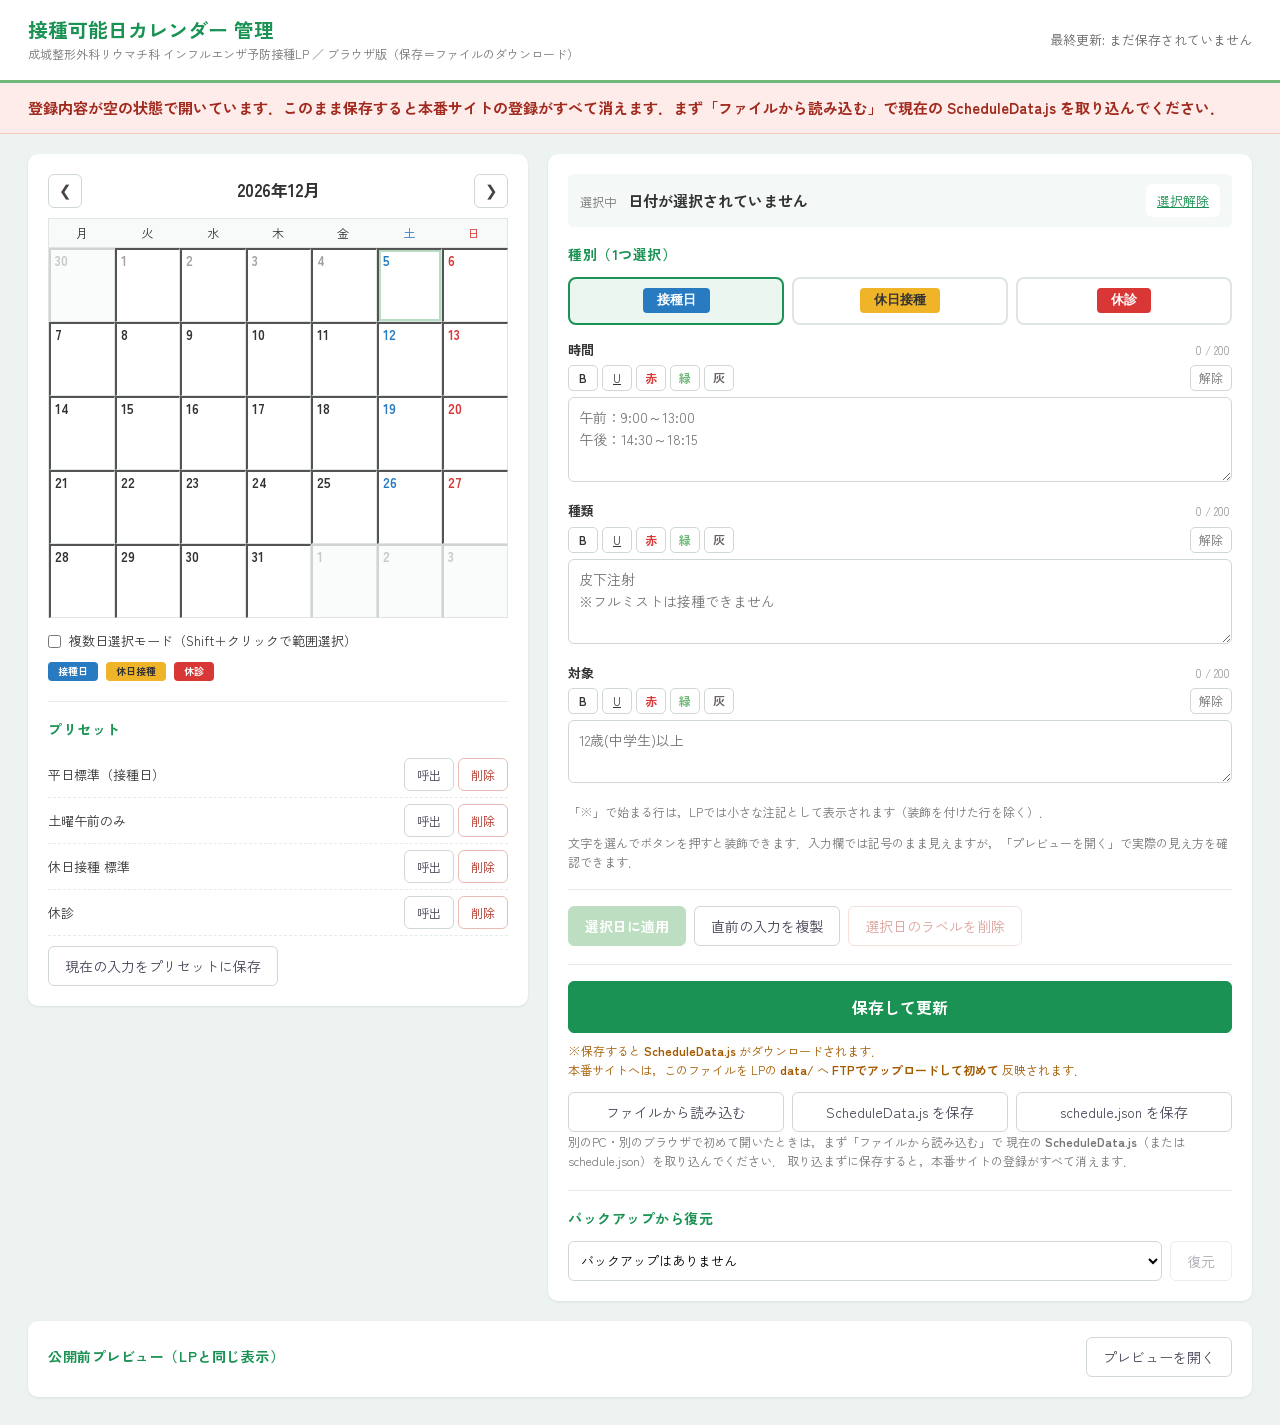
<file: calendar-demo/index.html>
<!doctype html>
<html lang="ja">
<head>
<meta charset="UTF-8">
<meta name="viewport" content="width=device-width, initial-scale=1">
<title>接種可能日カレンダー 管理</title>
<!-- アイコンをインラインで持たせ，favicon.ico の404が毎回コンソールに出るのを防ぐ．
     本物のエラーが警告の中に埋もれないようにするため． -->
<link rel="icon" href="data:image/svg+xml,<svg xmlns='http://www.w3.org/2000/svg' viewBox='0 0 32 32'><rect width='32' height='32' rx='7' fill='%23199253'/><rect x='7' y='9' width='18' height='15' rx='2' fill='%23fff'/><rect x='7' y='9' width='18' height='4' rx='2' fill='%2370b879'/><rect x='10' y='16' width='5' height='3' rx='1' fill='%23287bc1'/><rect x='17' y='16' width='5' height='3' rx='1' fill='%23d93636'/></svg>">
<link rel="preconnect" href="https://fonts.googleapis.com">
<link rel="preconnect" href="https://fonts.gstatic.com" crossorigin>
<link href="https://fonts.googleapis.com/css2?family=Zen+Kaku+Gothic+New:wght@400;500;700&display=swap" rel="stylesheet">
<link rel="stylesheet" href="Assets/Admin.css">
</head>
<body>

<header class="app-header">
  <div class="app-header__title">
    <h1>接種可能日カレンダー 管理</h1>
    <!-- 院内PCの管理サーバ版（http://127.0.0.1:8085/）と見分けが付くよう明記する．
         両方を行き来すると内容が食い違うため，どちらを開いているかは常に分かるようにしておく． -->
    <p class="app-header__sub">成城整形外科リウマチ科 インフルエンザ予防接種LP ／ ブラウザ版（保存＝ファイルのダウンロード）</p>
  </div>
  <div class="app-header__meta">
    <span id="last-updated" class="meta-item">最終更新: —</span>
    <span id="dirty-mark" class="meta-item meta-item--dirty" hidden>未保存の変更があります</span>
  </div>
</header>

<!-- 共有フォルダ切断や競合など，操作を止めるべき事態を知らせる帯 -->
<div id="banner" class="banner" hidden></div>

<main class="layout">

  <!-- ================= 左ペイン：カレンダー ================= -->
  <section class="pane">
    <div class="cal-nav">
      <button type="button" id="prev-month" class="cal-nav__btn" aria-label="前の月">&#10094;</button>
      <div id="cal-title" class="cal-nav__title">—</div>
      <button type="button" id="next-month" class="cal-nav__btn" aria-label="次の月">&#10095;</button>
    </div>

    <div class="cal-week">
      <div>月</div><div>火</div><div>水</div><div>木</div><div>金</div>
      <div class="sat">土</div><div class="sun">日</div>
    </div>
    <div id="cal-grid" class="cal-grid"></div>

    <label class="toggle">
      <input type="checkbox" id="multi-mode">
      <span>複数日選択モード（Shift＋クリックで範囲選択）</span>
    </label>

    <div class="legend">
      <span class="chip chip--vaccination">接種日</span>
      <span class="chip chip--holiday">休日接種</span>
      <span class="chip chip--closed">休診</span>
    </div>

    <div class="presets">
      <h2 class="pane__heading">プリセット</h2>
      <ul id="preset-list" class="preset-list"></ul>
      <button type="button" id="preset-save" class="btn btn--ghost">現在の入力をプリセットに保存</button>
    </div>
  </section>

  <!-- ================= 右ペイン：編集 ================= -->
  <section class="pane">
    <div class="selection">
      <div>
        <span class="selection__label">選択中</span>
        <span id="selection-text" class="selection__text">日付が選択されていません</span>
      </div>
      <button type="button" id="clear-selection" class="btn btn--text">選択解除</button>
    </div>

    <h2 class="pane__heading">種別（1つ選択）</h2>
    <div class="type-buttons" role="group" aria-label="ラベル種別">
      <button type="button" class="type-btn" data-type="vaccination">
        <span class="chip chip--vaccination">接種日</span>
      </button>
      <button type="button" class="type-btn" data-type="holiday_vaccination">
        <span class="chip chip--holiday">休日接種</span>
      </button>
      <button type="button" class="type-btn" data-type="closed">
        <span class="chip chip--closed">休診</span>
      </button>
    </div>

    <p id="closed-note" class="note note--info" hidden>
      休診は詳細を入力しなくても保存できます．入力した場合は，休診ラベルを押すと詳細のポップアップが開きます．
    </p>

    <div id="detail-fields" class="fields">
      <div class="field">
        <label for="input-time">時間</label>
        <textarea id="input-time" rows="3" maxlength="800" placeholder="午前：9:00～13:00&#10;午後：14:30～18:15"></textarea>
        <span class="counter" id="counter-time">0 / 200</span>
      </div>
      <div class="field">
        <label for="input-kind">種類</label>
        <textarea id="input-kind" rows="3" maxlength="800" placeholder="皮下注射&#10;※フルミストは接種できません"></textarea>
        <span class="counter" id="counter-kind">0 / 200</span>
      </div>
      <div class="field">
        <label for="input-target">対象</label>
        <textarea id="input-target" rows="2" maxlength="800" placeholder="12歳(中学生)以上"></textarea>
        <span class="counter" id="counter-target">0 / 200</span>
      </div>
      <p class="note">「※」で始まる行は，LPでは小さな注記として表示されます（装飾を付けた行を除く）．</p>
      <p class="note">文字を選んでボタンを押すと装飾できます．入力欄では記号のまま見えますが，「プレビューを開く」で実際の見え方を確認できます．</p>
    </div>

    <div class="editor-actions">
      <button type="button" id="apply" class="btn btn--primary">選択日に適用</button>
      <button type="button" id="duplicate" class="btn btn--ghost">直前の入力を複製</button>
      <button type="button" id="remove" class="btn btn--danger-ghost">選択日のラベルを削除</button>
    </div>

    <div class="save-area">
      <button type="button" id="save" class="btn btn--save">保存して更新</button>
      <p class="note note--strong">※保存すると <strong>ScheduleData.js</strong> がダウンロードされます．<br>
        本番サイトへは，このファイルを LPの <strong>data/</strong> へ <strong>FTPでアップロードして初めて</strong> 反映されます．</p>

      <!-- ボタンを分けてあるのは «1回の操作につきダウンロードは1ファイル» を守るため．
           2ファイルまとめて落とすと，ブラウザが複数ダウンロードの許可を尋ね，
           拒否されると以後このサイトのダウンロードが無言で捨てられる． -->
      <div class="data-actions">
        <button type="button" id="import" class="btn btn--ghost">ファイルから読み込む</button>
        <button type="button" id="download-publish" class="btn btn--ghost">ScheduleData.js を保存</button>
        <button type="button" id="download-json" class="btn btn--ghost">schedule.json を保存</button>
      </div>
      <!-- 見た目を揃えるため，本物のファイル選択欄は隠して上のボタンから開く -->
      <input type="file" id="import-file" accept=".js,.json,application/json,text/javascript" hidden>

      <p class="note">別のPC・別のブラウザで初めて開いたときは，まず「ファイルから読み込む」で
        現在の <strong>ScheduleData.js</strong>（または schedule.json）を取り込んでください．
        取り込まずに保存すると，本番サイトの登録がすべて消えます．</p>
    </div>

    <div class="backups">
      <h2 class="pane__heading">バックアップから復元</h2>
      <div class="backups__row">
        <select id="backup-select" class="select"></select>
        <button type="button" id="restore" class="btn btn--ghost">復元</button>
      </div>
    </div>
  </section>
</main>

<!-- ================= プレビュー ================= -->
<section class="preview">
  <div class="preview__head">
    <h2 class="pane__heading">公開前プレビュー（LPと同じ表示）</h2>
    <button type="button" id="preview-toggle" class="btn btn--ghost">プレビューを開く</button>
  </div>
  <div id="preview-body" class="preview__body" hidden>
    <!-- src はプレビューを開いたときに JS が設定する．
         iframe はページ解析の時点で読み込みが始まるため，ここに src を書くと
         末尾の Admin.js より先に走り，編集中データを受け取れないまま起動してしまう． -->
    <iframe id="preview-frame" class="preview__frame" title="LPプレビュー"></iframe>
    <p class="note">保存前の内容がそのまま表示されます．ラベルを押すとポップアップも確認できます．</p>
  </div>
</section>

<!-- 確認ダイアログ -->
<div id="dialog" class="dialog" hidden>
  <div class="dialog__backdrop"></div>
  <div class="dialog__card" role="dialog" aria-modal="true" aria-labelledby="dialog-title">
    <h3 id="dialog-title" class="dialog__title"></h3>
    <div id="dialog-body" class="dialog__body"></div>
    <div class="dialog__actions">
      <button type="button" id="dialog-cancel" class="btn btn--ghost">キャンセル</button>
      <button type="button" id="dialog-ok" class="btn btn--primary">実行</button>
    </div>
  </div>
</div>

<!-- 保存結果などの通知 -->
<div id="toast" class="toast" hidden></div>

<!-- 読み込む順番に意味がある．
     AppConfig.js / DefaultPresets.js  … 設定と初期値をグローバルに置く
     LocalApi.js                        … その設定を見てブラウザ内APIを組み立てる
     Admin.js                           … 最後に画面を起動する
     JSON ではなく JS で設定を持つのは，file:// で開いた検証時に
     fetch が CORS で失敗するのに対し <script> なら必ず読めるため． -->
<script src="Assets/AppConfig.js"></script>
<script src="Assets/DefaultPresets.js"></script>
<script src="Assets/LocalApi.js"></script>
<script src="Assets/Admin.js"></script>
</body>
</html>
</file>
<file: calendar-demo/Assets/Admin.css>
/* =========================================================
   接種可能日カレンダー 管理画面
   配色はLP本体に合わせる（見出し緑 #199253／主ボタン緑 #70b879／
   背景 #edf3f1／破壊的操作 #d93636／土 #287bc1／日祝 #d93636）
========================================================= */

*,
::before,
::after {
	margin: 0;
	padding: 0;
	box-sizing: border-box;
}

/* hidden 属性を常に効かせる．
   author 側で display を指定した要素は，UAスタイルシートの
   [hidden]{display:none} に勝ってしまい «消したはずが見えている» 事故になる． */
[hidden] {
	display: none !important;
}

body {
	background: #edf3f1;
	color: #333;
	font-family: "Zen Kaku Gothic New", "Yu Gothic UI", "Meiryo", sans-serif;
	font-size: 15px;
	line-height: 1.7;
}

/* =========================
   ヘッダ
========================= */
.app-header {
	display: flex;
	align-items: center;
	justify-content: space-between;
	gap: 24px;
	padding: 16px 28px;
	background: #fff;
	border-bottom: 3px solid #70b879;
}
.app-header h1 {
	color: #199253;
	font-size: 20px;
	line-height: 1.4;
}
.app-header__sub {
	color: #777;
	font-size: 12px;
}
.app-header__meta {
	display: flex;
	align-items: center;
	gap: 16px;
	font-size: 13px;
}
.meta-item {
	color: #666;
}
/* 未保存の状態は色と点で目立たせる */
.meta-item--dirty {
	display: inline-flex;
	align-items: center;
	gap: 6px;
	color: #c26a00;
	font-weight: 700;
}
.meta-item--dirty::before {
	content: "";
	width: 8px;
	height: 8px;
	border-radius: 50%;
	background: #f0b429;
}

/* =========================
   警告帯
========================= */
.banner {
	padding: 12px 28px;
	background: #fdecea;
	border-bottom: 1px solid #f5c6c0;
	color: #a12a1e;
	font-weight: 700;
}
.banner[hidden] {
	display: none;
}

/* =========================
   2ペインのレイアウト
========================= */
/* 左ペインは «7列 × マス幅» が収まる幅を確保する．
   これより狭いとカレンダーがペインからはみ出す． */
.layout {
	display: grid;
	grid-template-columns: minmax(420px, 500px) minmax(380px, 1fr);
	gap: 20px;
	align-items: start;
	padding: 20px 28px;
}
@media (max-width: 900px) {
	.layout {
		grid-template-columns: 1fr;
	}
}

.pane {
	padding: 20px;
	background: #fff;
	border-radius: 10px;
	box-shadow: 0 1px 3px rgba(0, 0, 0, .08);
}
.pane__heading {
	margin-bottom: 10px;
	color: #199253;
	font-size: 14px;
	font-weight: 700;
	letter-spacing: .04em;
}

/* =========================
   カレンダー
========================= */
.cal-nav {
	display: flex;
	align-items: center;
	justify-content: space-between;
	margin-bottom: 10px;
}
.cal-nav__title {
	font-size: 17px;
	font-weight: 700;
}
.cal-nav__btn {
	width: 34px;
	height: 34px;
	border: 1px solid #cfd8d4;
	border-radius: 6px;
	background: #fff;
	color: #444;
	font-size: 15px;
	cursor: pointer;
}
.cal-nav__btn:hover:not(:disabled) {
	background: #f2f7f5;
}
.cal-nav__btn:disabled {
	opacity: .3;
	cursor: default;
}

/* 曜日見出しと日付マスは同じ列定義を使う．
   `1fr` は `minmax(auto, 1fr)` の略で，中身（ラベルの文字）より狭くできない．
   見出し側は文字が短く縮むのにマス側は縮まないため，そのままでは列がズレて
   最終列がカードの外へはみ出す．`minmax(0, 1fr)` にして両者を必ず一致させる． */
.cal-week {
	display: grid;
	grid-template-columns: repeat(7, minmax(0, 1fr));
	border: 1px solid #dfe5e3;
	border-bottom: none;
	background: #f7faf9;
	font-size: 12px;
	text-align: center;
}
.cal-week > div {
	padding: 4px 0;
}
.cal-week .sat { color: #287bc1; }
.cal-week .sun { color: #d93636; }

.cal-grid {
	display: grid;
	grid-template-columns: repeat(7, minmax(0, 1fr));
	border-left: 1px solid #dfe5e3;
	border-top: 1px solid #dfe5e3;
}

/* 1日ぶんのマス */
.cell {
	display: flex;
	flex-direction: column;
	min-height: 74px;
	padding: 4px;
	border-right: 1px solid #dfe5e3;
	border-bottom: 1px solid #dfe5e3;
	background: #fff;
	cursor: pointer;
	text-align: left;
	font: inherit;
	color: inherit;
}
.cell:hover {
	background: #f5faf7;
}
.cell__date {
	font-size: 13px;
	font-weight: 700;
	line-height: 1;
}
.cell--sat .cell__date { color: #287bc1; }
.cell--sun .cell__date { color: #d93636; }
.cell--other {
	background: #fafbfb;
	cursor: default;
}
.cell--other .cell__date { color: #c3cbc8; }
/* 過去日は薄く見せて «今から先の入力» に目を向けさせる */
.cell--past .cell__date { opacity: .45; }
.cell--today {
	box-shadow: inset 0 0 0 2px #b7dcc4;
}
/* 選択中は緑の枠で明示する */
.cell--selected {
	background: #eaf6ef;
	box-shadow: inset 0 0 0 2px #70b879;
}
.cell__labels {
	margin-top: auto;
	display: flex;
	flex-direction: column;
	gap: 2px;
	padding-top: 3px;
}

/* ラベルの見た目はLP本体と同じ色にする */
.chip {
	display: block;
	padding: 1px 4px 2px;
	border-radius: 4px;
	font-size: 10px;
	font-weight: 700;
	line-height: 1.4;
	text-align: center;
	white-space: nowrap;
	/* 列が狭くなっても «はみ出す» のではなく «省略される» ようにする */
	overflow: hidden;
	text-overflow: ellipsis;
}
.chip--vaccination { background: #287bc1; color: #fff; }
.chip--holiday     { background: #f0b429; color: #333; }
.chip--closed      { background: #d93636; color: #fff; }

.toggle {
	display: flex;
	align-items: center;
	gap: 8px;
	margin-top: 12px;
	font-size: 13px;
	cursor: pointer;
}
.legend {
	display: flex;
	gap: 8px;
	margin-top: 10px;
}
.legend .chip {
	display: inline-block;
	padding: 2px 10px 3px;
}

/* =========================
   プリセット
========================= */
.presets {
	margin-top: 20px;
	padding-top: 16px;
	border-top: 1px solid #e6ebe9;
}
.preset-list {
	list-style: none;
	margin-bottom: 10px;
}
.preset-list li {
	display: flex;
	align-items: center;
	justify-content: space-between;
	gap: 10px;
	padding: 6px 0;
	border-bottom: 1px dashed #e6ebe9;
	font-size: 13px;
}
.preset-list__actions {
	display: flex;
	gap: 4px;
	flex-shrink: 0;
}

/* =========================
   編集パネル
========================= */
.selection {
	display: flex;
	align-items: center;
	justify-content: space-between;
	gap: 12px;
	margin-bottom: 16px;
	padding: 10px 12px;
	background: #f4f8f6;
	border-radius: 6px;
}
.selection__label {
	margin-right: 8px;
	color: #777;
	font-size: 12px;
}
.selection__text {
	font-weight: 700;
}

.type-buttons {
	display: grid;
	grid-template-columns: repeat(3, 1fr);
	gap: 8px;
	margin-bottom: 14px;
}
.type-btn {
	display: flex;
	align-items: center;
	justify-content: center;
	height: 48px;
	border: 2px solid #dfe5e3;
	border-radius: 8px;
	background: #fff;
	cursor: pointer;
}
.type-btn:hover {
	border-color: #b9ccc3;
}
/* 選択中の種別 */
.type-btn.is-active {
	border-color: #199253;
	background: #eaf6ef;
}
.type-btn .chip {
	display: inline-block;
	padding: 3px 14px 4px;
	font-size: 13px;
}

.fields {
	display: flex;
	flex-direction: column;
	gap: 12px;
}
/* 休診を選んだときは «任意入力» であることを見た目で示す */
.fields.is-optional {
	opacity: .72;
}
.field {
	position: relative;
}
.field label {
	display: block;
	margin-bottom: 4px;
	font-size: 13px;
	font-weight: 700;
}
.field textarea {
	width: 100%;
	padding: 8px 10px;
	border: 1px solid #cfd8d4;
	border-radius: 6px;
	background: #fff;
	color: #333;
	font-family: inherit;
	font-size: 14px;
	line-height: 1.6;
	resize: vertical;
}
.field textarea:focus {
	outline: 2px solid #70b879;
	outline-offset: -1px;
}
.counter {
	position: absolute;
	right: 2px;
	top: 2px;
	color: #999;
	font-size: 11px;
}
.counter.is-over {
	color: #d93636;
	font-weight: 700;
}

/* =========================
   文字装飾のツールバー
   入力欄の直上に置く．カウンタは .field 基準の絶対配置で
   ラベル行の右に浮いているため，ここに差し込んでも重ならない．
========================= */
.deco-toolbar {
	display: flex;
	flex-wrap: wrap;
	gap: 4px;
	margin-bottom: 6px;
}
.deco-btn {
	min-width: 30px;
	height: 26px;
	padding: 0 8px;
	border: 1px solid #cfd8d4;
	border-radius: 5px;
	background: #fff;
	color: #333;
	font-family: inherit;
	font-size: 12px;
	line-height: 1;
	cursor: pointer;
	transition: background-color .15s ease-out, border-color .15s ease-out;
}
.deco-btn:hover {
	background: #f0f5f2;
	border-color: #70b879;
}
.deco-btn:active {
	background: #e3ece7;
}
.deco-btn:focus-visible {
	outline: 2px solid #70b879;
	outline-offset: 1px;
}

/* ボタンの見た目そのものを «押した結果» にする．
   説明を読まなくても何が起きるか分かるようにするため，
   色はLP側（style.css の .is-red / .is-green / .is-gray）と揃える． */
.deco-btn--bold {
	font-weight: 700;
}
.deco-btn--underline {
	text-decoration: underline;
}
.deco-btn--red {
	color: #d93636;
	font-weight: 700;
}
.deco-btn--green {
	color: #70b879;
	font-weight: 700;
}
.deco-btn--gray {
	color: #666;
	font-weight: 700;
}

/* 解除は «付ける» ボタンと役割が逆なので，右端へ離して控えめに置く */
.deco-btn--clear {
	margin-left: auto;
	color: #777;
}

.note {
	color: #777;
	font-size: 12px;
	line-height: 1.6;
}
.note--info {
	margin: 10px 0;
	padding: 8px 10px;
	background: #fff8e6;
	border-left: 3px solid #f0b429;
	color: #8a6100;
}
.note--strong {
	margin-top: 8px;
	color: #a35b00;
}

.editor-actions {
	display: flex;
	flex-wrap: wrap;
	gap: 8px;
	margin-top: 18px;
	padding-top: 16px;
	border-top: 1px solid #e6ebe9;
}
.save-area {
	margin-top: 18px;
	padding-top: 16px;
	border-top: 1px solid #e6ebe9;
}
.backups {
	margin-top: 20px;
	padding-top: 16px;
	border-top: 1px solid #e6ebe9;
}
.backups__row {
	display: flex;
	gap: 8px;
}
.select {
	flex: 1;
	min-width: 0;
	padding: 7px 8px;
	border: 1px solid #cfd8d4;
	border-radius: 6px;
	background: #fff;
	font-family: inherit;
	font-size: 13px;
}

/* =========================
   ボタン
========================= */
.btn {
	padding: 9px 16px;
	border: 1px solid transparent;
	border-radius: 6px;
	background: #fff;
	color: #333;
	font-family: inherit;
	font-size: 14px;
	cursor: pointer;
	transition: background .15s, border-color .15s, color .15s;
}
.btn:disabled {
	opacity: .45;
	cursor: default;
}
.btn--primary {
	background: #70b879;
	border-color: #70b879;
	color: #fff;
	font-weight: 700;
}
.btn--primary:hover:not(:disabled) {
	background: #5da566;
	border-color: #5da566;
}
.btn--save {
	width: 100%;
	padding: 13px 16px;
	background: #199253;
	border-color: #199253;
	color: #fff;
	font-size: 16px;
	font-weight: 700;
}
.btn--save:hover:not(:disabled) {
	background: #147a45;
}
.btn--ghost {
	border-color: #cfd8d4;
	color: #445;
}
.btn--ghost:hover:not(:disabled) {
	background: #f2f7f5;
}
.btn--danger-ghost {
	border-color: #eabbb5;
	color: #b3372a;
}
.btn--danger-ghost:hover:not(:disabled) {
	background: #fdecea;
}
.btn--danger {
	background: #d93636;
	border-color: #d93636;
	color: #fff;
	font-weight: 700;
}
/* 押しやすさのため，小さいボタンでも高さ32pxを下回らないようにする */
.btn--text {
	padding: 6px 10px;
	color: #199253;
	font-size: 13px;
	text-decoration: underline;
}
.btn--small {
	padding: 7px 12px;
	font-size: 12px;
}

/* =========================
   プレビュー
========================= */
.preview {
	margin: 0 28px 28px;
	padding: 16px 20px 20px;
	background: #fff;
	border-radius: 10px;
	box-shadow: 0 1px 3px rgba(0, 0, 0, .08);
}
.preview__head {
	display: flex;
	align-items: center;
	justify-content: space-between;
	gap: 16px;
}
.preview__head .pane__heading {
	margin-bottom: 0;
}
.preview__body {
	margin-top: 14px;
}
.preview__frame {
	width: 100%;
	max-width: 480px;
	height: 620px;
	border: 1px solid #dfe5e3;
	border-radius: 8px;
	background: #fff;
}

/* =========================
   確認ダイアログ
========================= */
.dialog {
	position: fixed;
	inset: 0;
	z-index: 100;
}
.dialog[hidden] {
	display: none;
}
.dialog__backdrop {
	position: absolute;
	inset: 0;
	background: rgba(0, 0, 0, .4);
}
.dialog__card {
	position: absolute;
	top: 50%;
	left: 50%;
	transform: translate(-50%, -50%);
	width: min(460px, calc(100vw - 40px));
	max-height: min(88vh, 640px);
	display: flex;
	flex-direction: column;
	padding: 22px 24px 18px;
	border-radius: 10px;
	background: #fff;
	box-shadow: 0 12px 34px rgba(0, 0, 0, .3);
}
.dialog__title {
	margin-bottom: 10px;
	color: #199253;
	font-size: 17px;
}
.dialog__body {
	overflow-y: auto;
	font-size: 14px;
}

/* 日付の一覧は «枠のあるスクロール箱» にする．
   本文ごと伸ばすとカードが画面高を超え，内容が黙って切れて見える． */
.dialog__body ul {
	max-height: 34vh;
	margin: 8px 0 0;
	padding: 8px 10px 8px 30px;
	overflow-y: auto;
	border: 1px solid #e6ebe9;
	border-radius: 6px;
	background: #fafbfb;
}
/* 入力を伴うダイアログ（プリセット名など） */
.dialog__field {
	display: block;
}
.dialog__field span {
	display: block;
	margin-bottom: 6px;
	font-size: 13px;
	font-weight: 700;
}
.dialog__input {
	width: 100%;
	padding: 9px 10px;
	border: 1px solid #cfd8d4;
	border-radius: 6px;
	background: #fff;
	color: #333;
	font-family: inherit;
	font-size: 14px;
}
.dialog__input:focus {
	outline: 2px solid #70b879;
	outline-offset: -1px;
}

.dialog__body .warn {
	margin-top: 10px;
	padding: 8px 10px;
	background: #fff8e6;
	border-left: 3px solid #f0b429;
	color: #8a6100;
}
.dialog__actions {
	display: flex;
	justify-content: flex-end;
	gap: 8px;
	margin-top: 18px;
	/* 本文がスクロールしてもボタンは必ず見えるようにする */
	flex-shrink: 0;
}

/* 画面が低いノートPC・高い表示スケールでも収まるよう余白を詰める */
@media (max-height: 620px) {
	.dialog__card {
		padding: 16px 18px 14px;
	}
	.dialog__title {
		margin-bottom: 8px;
		font-size: 16px;
	}
	.dialog__body ul {
		max-height: 28vh;
	}
	.dialog__actions {
		margin-top: 12px;
	}
}

/* =========================
   トースト通知
========================= */
.toast {
	position: fixed;
	left: 50%;
	bottom: 28px;
	transform: translateX(-50%);
	z-index: 200;
	padding: 12px 22px;
	border-radius: 8px;
	background: #199253;
	color: #fff;
	font-weight: 700;
	box-shadow: 0 6px 18px rgba(0, 0, 0, .25);
}
.toast[hidden] {
	display: none;
}
.toast--error {
	background: #d93636;
}

/* =========================================================
   静的版（GitHub Pages）で追加した操作の並び

   「ファイルから読み込む」「もう一度ダウンロード」の2つ．
   保存ボタンと同じ枠（.save-area）の中に置き，
   «公開までの一連の作業» が1か所にまとまって見えるようにしている．
========================================================= */
.data-actions {
	display: flex;
	flex-wrap: wrap;
	gap: 8px;
	margin-top: 12px;
}
.data-actions .btn {
	/* 2つを均等に伸ばす．画面が狭いときは折り返して縦に積まれる */
	flex: 1;
	min-width: 150px;
}
</file>
